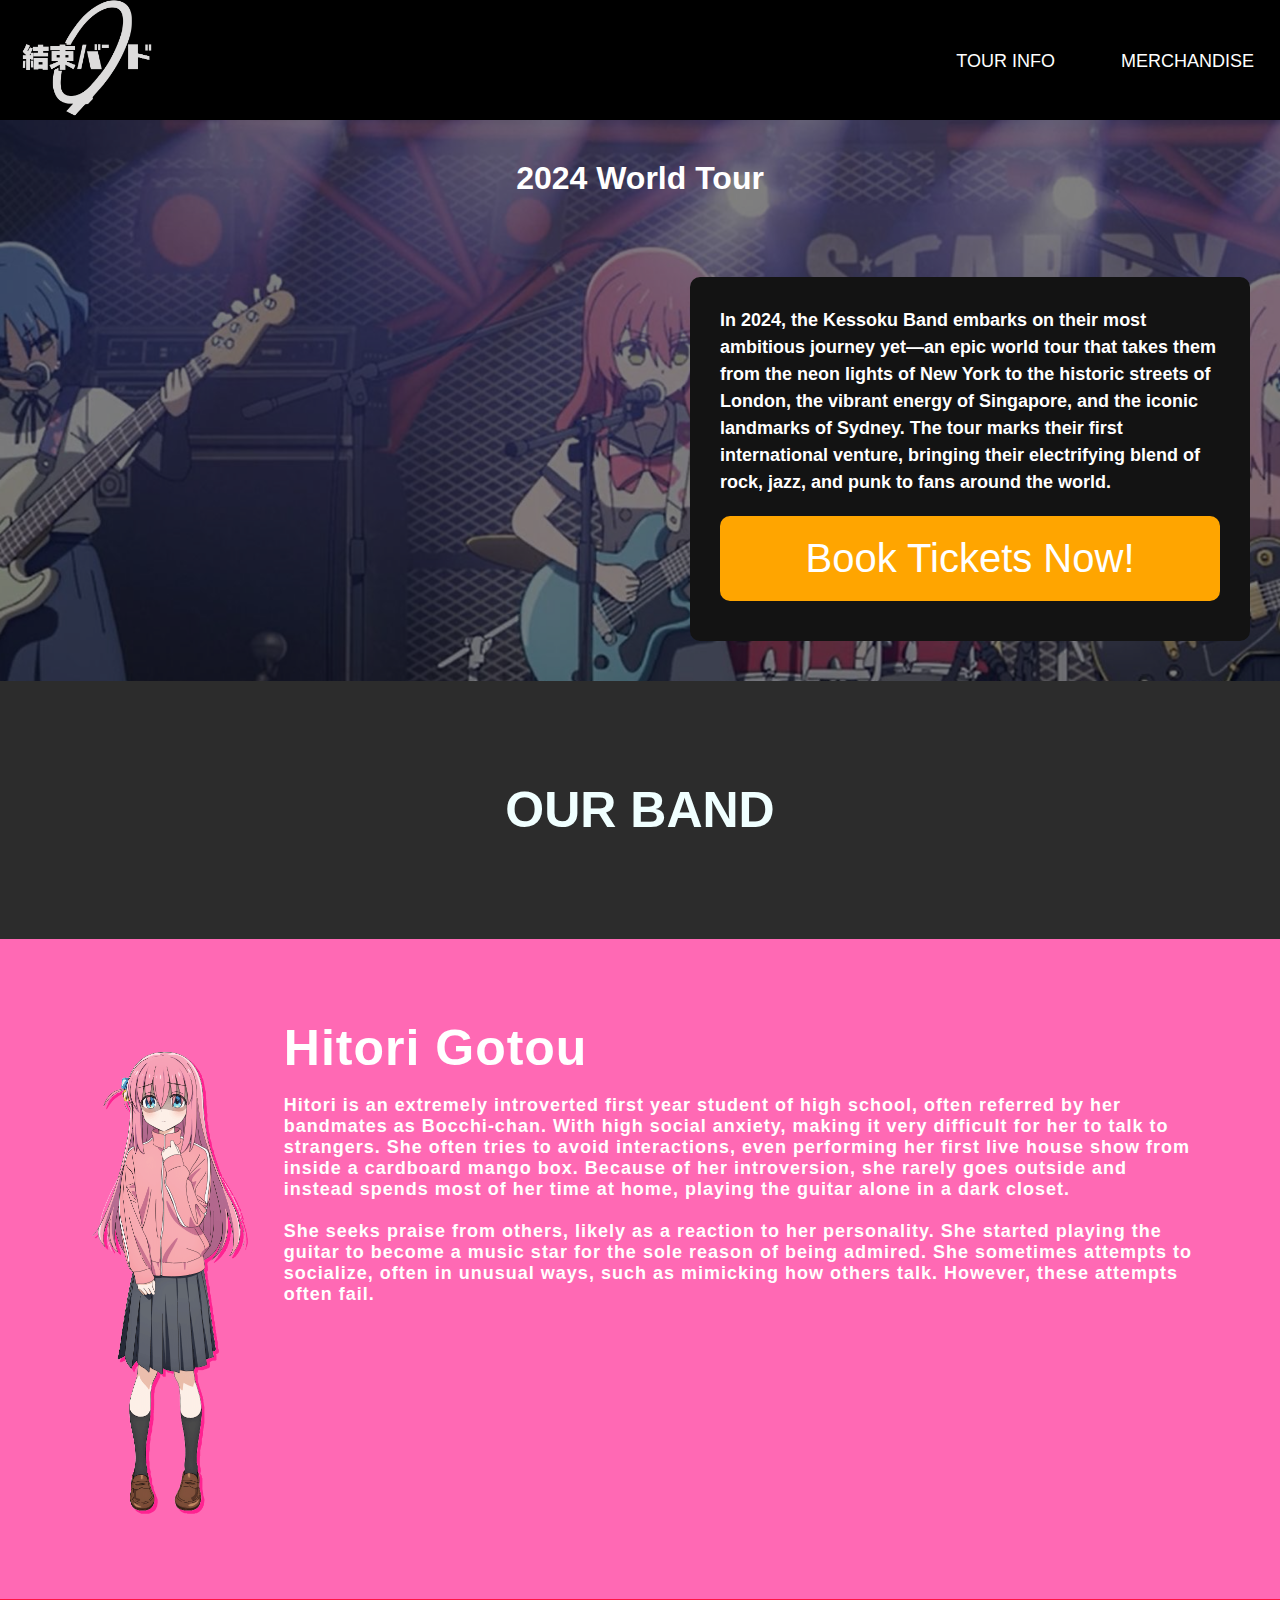
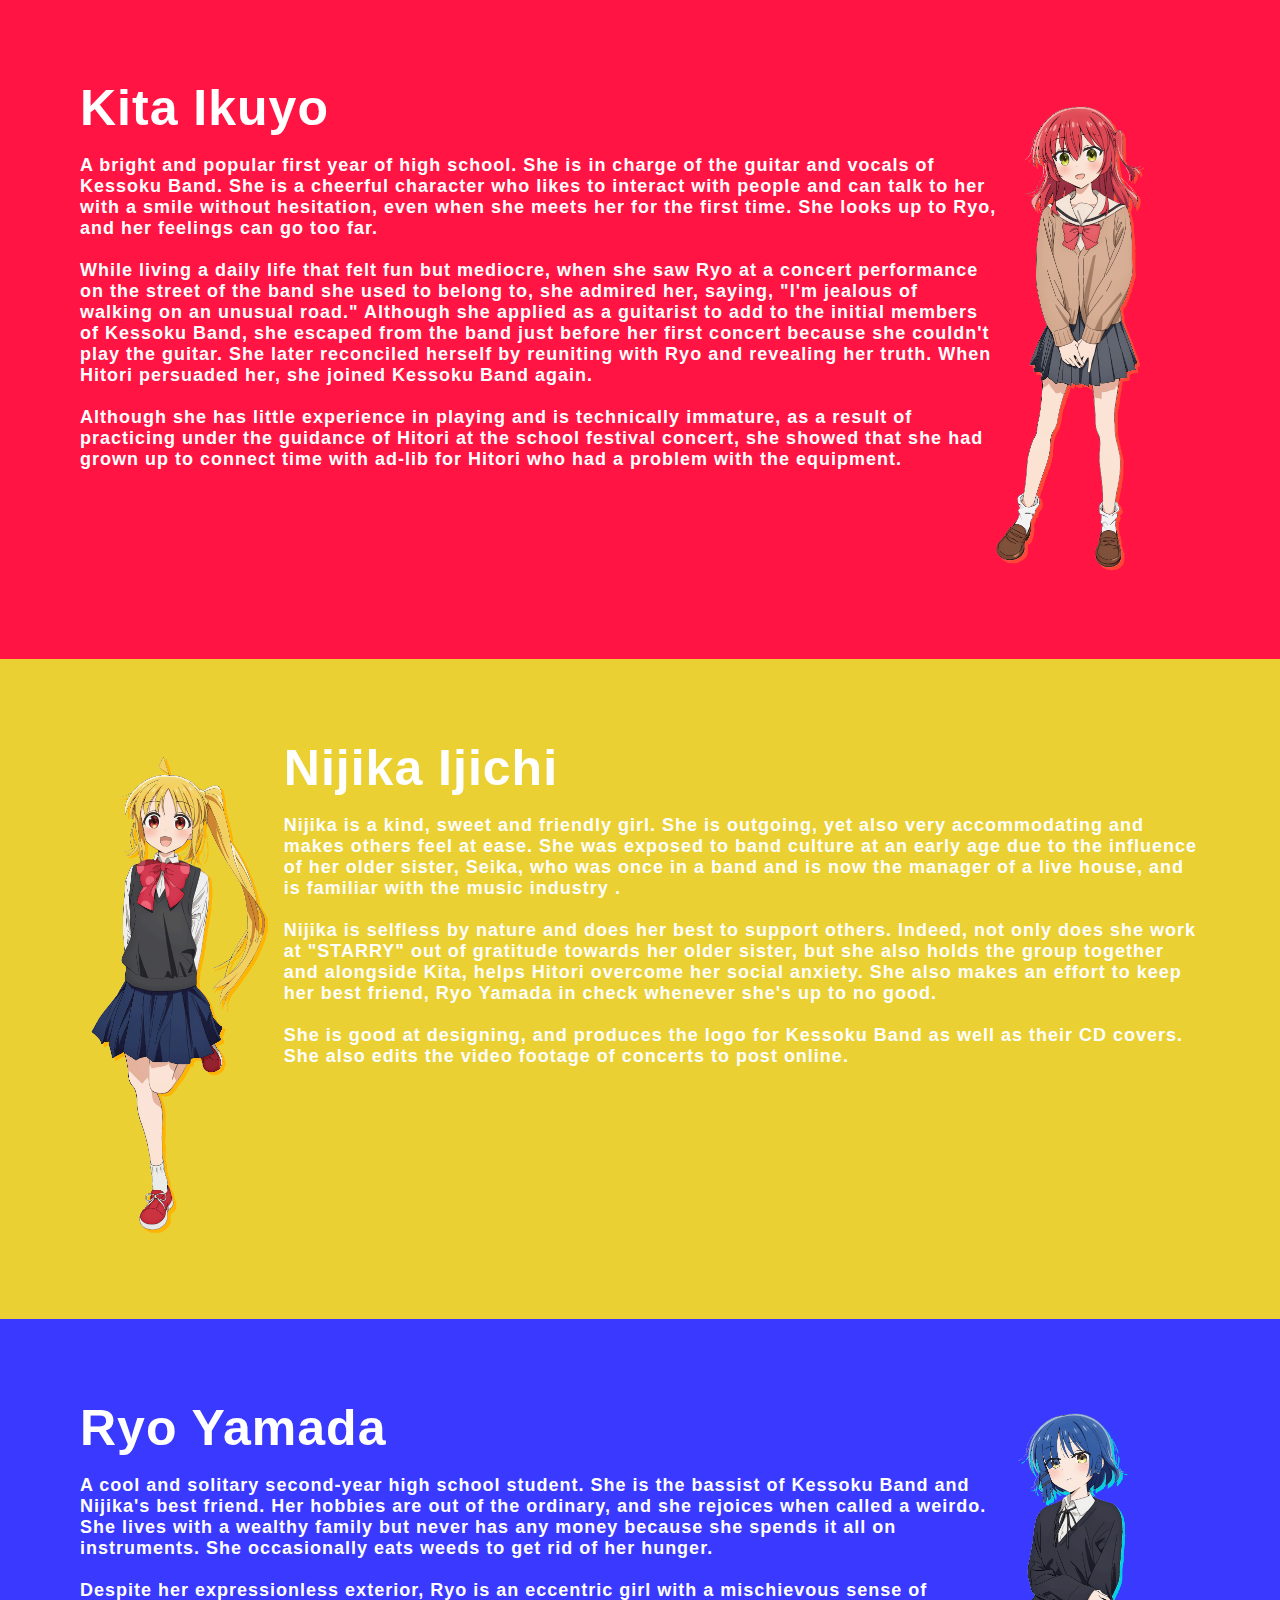
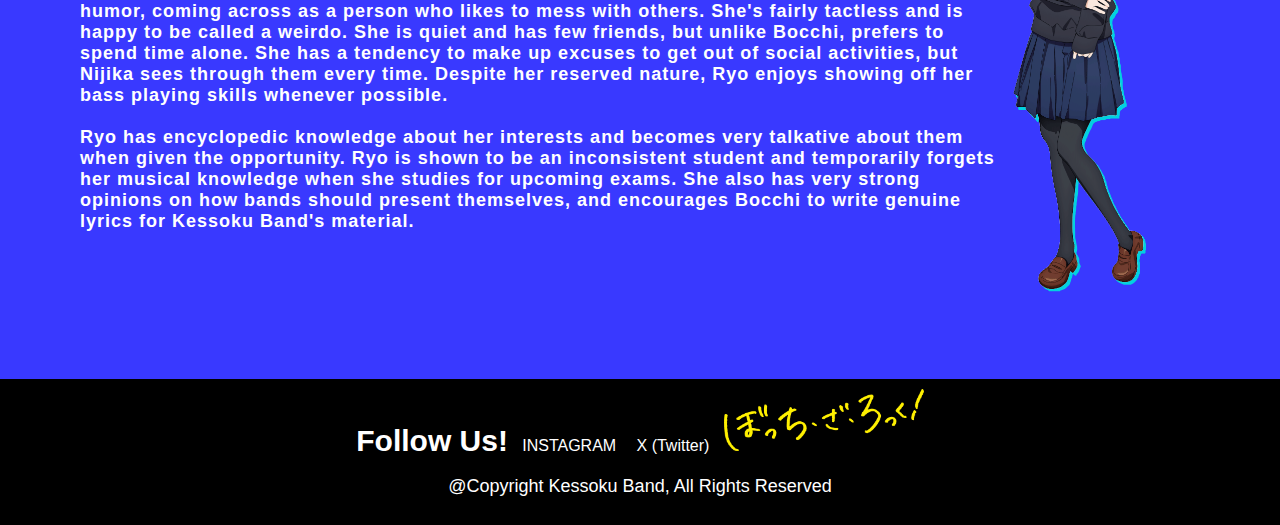
<file: index.html>
<!DOCTYPE html>
<html lang="en">
    <head>
        <title>Kessoku Band Official Website</title>
        <meta charset="UTF-8">
        <meta name="viewport" content="width=device-width, initial-scale=1.0">
        <link rel="stylesheet" href="index-style.css">
    </head>
    <body>
        <header>
            <div class="flex-container">
                <div class="box" id="Top-Bar">
                    <a href="index.html">
                        <img src="images/Kessoku_Band_Logo.png"
                             height="120">
                    </a>
                </div>
            </div>
        
            <div class="button-container">
                <a href="Tour.html">
                    <button class="invisible-button1">Tour Info</button>
                </a>
                <a href="Merchandise.html">
                    <button class="invisible-button2">Merchandise</button>
                </a>
            </div>
        </header>

       

        <section id="section1">
            <h1> 2024 World Tour</h1>
            <div class="intro-container">
                <iframe width="560" height="315" src="https://www.youtube.com/embed/5tc14WHUoMw?si=J7QfgycBj4SPotGZ" title="YouTube video player" frameborder="0" allow="accelerometer; autoplay; clipboard-write; encrypted-media; gyroscope; picture-in-picture; web-share" referrerpolicy="strict-origin-when-cross-origin" allowfullscreen></iframe>
                <h2>
                    <p>
                        In 2024, the Kessoku Band embarks on their most ambitious journey yet—an epic world tour that takes them from the neon lights of New York to the historic streets of London, the vibrant energy of Singapore, and the iconic landmarks of Sydney. The tour marks their first international venture, bringing their electrifying blend of rock, jazz, and punk to fans around the world.
                    </p>
                    <a href="Tour.html">
                        <button class="big-button">Book Tickets Now!</button>
                    </a>
                </h2>
            </div>
        </section>
        <section id="section2">
            <div class="about-container">
                <h3>Our Band</h3>
            </div>
            <div class="bocchi-container">
                <img src="images/Hitori_Gotoh_Character_Design_2.png">
                <strong style="font-size: 50px; letter-spacing: 1px; color: white; font-family: Impact, Haettenschweiler, 'Arial Narrow Bold', sans-serif;">Hitori Gotou
                    <p>
                        Hitori is an extremely introverted first year student of high school, often referred by her bandmates as Bocchi-chan. With high social anxiety, making it very difficult for her to talk to strangers. She often tries to avoid interactions, even performing her first live house show from inside a cardboard mango box. Because of her introversion, she rarely goes outside and instead spends most of her time at home, playing the guitar alone in a dark closet.
                        <br><br>
                        She seeks praise from others, likely as a reaction to her personality. She started playing the guitar to become a music star for the sole reason of being admired. She sometimes attempts to socialize, often in unusual ways, such as mimicking how others talk. However, these attempts often fail.
                    </p>
                </strong>
            </div>
            <div class="kita-container">
                <img src="images/Ikuyo_Kita_Character_Design_2.png">
                <strong style="font-size: 50px; letter-spacing: 1px; color: white; font-family: Impact, Haettenschweiler, 'Arial Narrow Bold', sans-serif;">Kita Ikuyo
                    <p>
                        A bright and popular first year of high school. She is in charge of the guitar and vocals of Kessoku Band. She is a cheerful character who likes to interact with people and can talk to her with a smile without hesitation, even when she meets her for the first time. She looks up to Ryo, and her feelings can go too far.
                    
                        <br><br>
                        While living a daily life that felt fun but mediocre, when she saw Ryo at a concert performance on the street of the band she used to belong to, she admired her, saying, "I'm jealous of walking on an unusual road." Although she applied as a guitarist to add to the initial members of Kessoku Band, she escaped from the band just before her first concert because she couldn't play the guitar. She later reconciled herself by reuniting with Ryo and revealing her truth. When Hitori persuaded her, she joined Kessoku Band again.
                        <br><br>
                        Although she has little experience in playing and is technically immature, as a result of practicing under the guidance of Hitori at the school festival concert, she showed that she had grown up to connect time with ad-lib for Hitori who had a problem with the equipment.
                        
                    </p>
                </strong>
            </div>
            <div class="nijika-container">
                <img src="images/Nijika_Ijichi_Character_Design_2.png">
                <strong style="font-size: 50px; letter-spacing: 1px; color: white; font-family: Impact, Haettenschweiler, 'Arial Narrow Bold', sans-serif;">Nijika Ijichi
                    <p>
                        Nijika is a kind, sweet and friendly girl. She is outgoing, yet also very accommodating and makes others feel at ease. She was exposed to band culture at an early age due to the influence of her older sister, Seika, who was once in a band and is now the manager of a live house, and is familiar with the music industry .
                        <br><br>
                        
                        Nijika is selfless by nature and does her best to support others. Indeed, not only does she work at "STARRY" out of gratitude towards her older sister, but she also holds the group together and alongside Kita, helps Hitori overcome her social anxiety. She also makes an effort to keep her best friend, Ryo Yamada in check whenever she's up to no good.
                        <br><br>
                        She is good at designing, and produces the logo for Kessoku Band as well as their CD covers. She also edits the video footage of concerts to post online.
                    </p>
                </strong>
            </div>
            <div class="ryo-container">
                <img src="images/Ryo_Yamada_Character_Design_2.png">
                <strong style="font-size: 50px;letter-spacing: 1px; color: white; font-family: Impact, Haettenschweiler, 'Arial Narrow Bold', sans-serif;">Ryo Yamada
                    <p>
                        A cool and solitary second-year high school student. She is the bassist of Kessoku Band and Nijika's best friend. Her hobbies are out of the ordinary, and she rejoices when called a weirdo. She lives with a wealthy family but never has any money because she spends it all on instruments. She occasionally eats weeds to get rid of her hunger.
                        <br><br>
                        Despite her expressionless exterior, Ryo is an eccentric girl with a mischievous sense of humor, coming across as a person who likes to mess with others. She's fairly tactless and is happy to be called a weirdo. She is quiet and has few friends, but unlike Bocchi, prefers to spend time alone. She has a tendency to make up excuses to get out of social activities, but Nijika sees through them every time. Despite her reserved nature, Ryo enjoys showing off her bass playing skills whenever possible.
                        <br><br>
                        Ryo has encyclopedic knowledge about her interests and becomes very talkative about them when given the opportunity. Ryo is shown to be an inconsistent student and temporarily forgets her musical knowledge when she studies for upcoming exams. She also has very strong opinions on how bands should present themselves, and encourages Bocchi to write genuine lyrics for Kessoku Band's material.
                    </p>
                </strong>
            </div>

        </section>
        <footer>
            <div class="footer-container">
                <b style="font-size: 30px; color: white; font-family: 'Segoe UI', Tahoma, Geneva, Verdana, sans-serif;">
                    Follow Us!
                    <a href="https://www.instagram.com/btr_anime/?hl=en">
                        <button class="instagram">INSTAGRAM</button>
                    </a>
                    <a href="https://x.com/btr_anime">
                        <button class="twitter">X (Twitter)</button>
                    </a>
                    <img src="images/Bocchi_the_Rock!_logo.png" 
                    style="width: 200px; height: auto;">
                </b>
                <p style="color: white;">@Copyright Kessoku Band, All Rights Reserved</p>
            </div>
            
            
        </footer>
    </body>
</html>
</file>
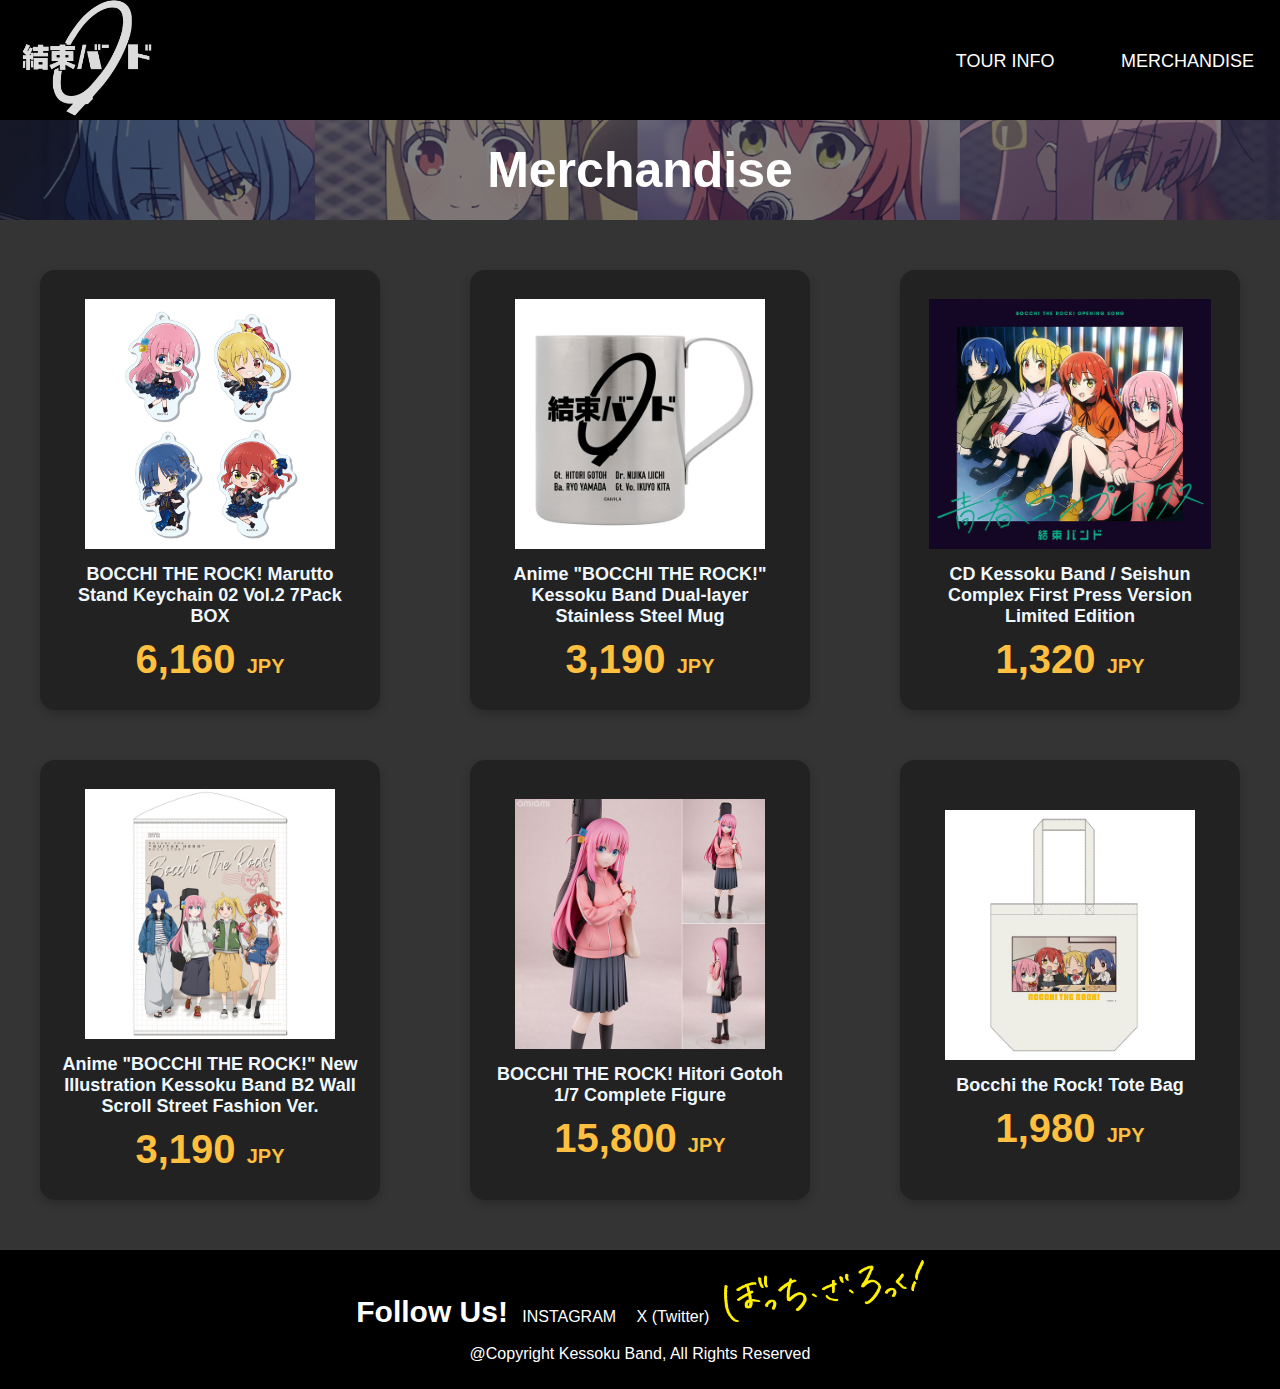
<file: Merchandise.html>
<!DOCTYPE html>
<html lang="en">
    <head>
        <title>Official Merchandise</title>
        <meta charset="UTF-8">
        <meta name="viewport" content="width=device-width, initial-scale=1.0">
        <link rel="stylesheet" href="Merchandise-style.css">
    </head>
    <body>
        <header>
            <div class="flex-container">
                <div class="box" id="Top-Bar">
                    <a href="index.html">
                        <img src="images/Kessoku_Band_Logo.png"
                             height="120" alt="Kessoku Band Logo">
                    </a>
                </div>
            </div>
        
            <div class="button-container">
                <a href="Tour.html">
                    <button class="invisible-button1">Tour Info</button>
                </a>
                <a href="Merchandise.html">
                    <button class="invisible-button2">Merchandise</button>
                </a>
            </div>
        </header>
        <section class="title">
            <h1>Merchandise</h1>
        </section>
        <section class="items">
            <!-- Product 1 -->
            <a href="product1.html" class="product-link">
                <div class="product-container1">
                    <img src="images/product1.jpg" alt="BOCCHI THE ROCK! Marutto Stand Keychain 02 Vol.2">
                    <b>BOCCHI THE ROCK! Marutto Stand Keychain 02 Vol.2 7Pack BOX</b>
                    <strong>6,160 <span style="font-size: 20px;">JPY</span></strong>
                </div>
            </a>
        
            <!-- Product 2 -->
            <a href="Merchandise.html" class="product-link">
                <div class="product-container1">
                    <img src="images/product2.jpg" alt="Keychain">
                    <b>Anime "BOCCHI THE ROCK!" Kessoku Band Dual-layer Stainless Steel Mug</b>
                    <strong>3,190 <span style="font-size: 20px;">JPY</strong>
                </div>
            </a>
        
            <!-- Product 3 -->
            <a href="Merchandise.html" class="product-link">
                <div class="product-container1">
                    <img src="images/product3.jpg" alt="Keychain">
                    <b>CD Kessoku Band / Seishun Complex First Press Version Limited Edition </b>
                    <strong>1,320 <span style="font-size: 20px;">JPY</strong>
                </div>
            </a>
        
            <!-- Product 4 -->
            <a href="Merchandise.html" class="product-link">
                <div class="product-container1">
                    <img src="images/product4.jpg" alt="Keychain">
                    <b>Anime "BOCCHI THE ROCK!" New Illustration Kessoku Band B2 Wall Scroll Street Fashion Ver.</b>
                    <strong>3,190 <span style="font-size: 20px;">JPY</strong>
                </div>
            </a>
        
            <!-- Product 5 -->
            <a href="Merchandise.html" class="product-link">
                <div class="product-container1">
                    <img src="images/product5.jpg" alt="Keychain">
                    <b>BOCCHI THE ROCK! Hitori Gotoh 1/7 Complete Figure</b>
                    <strong>15,800 <span style="font-size: 20px;">JPY</strong>
                </div>
            </a>
        
            <!-- Product 6 -->
            <a href="Merchandise.html" class="product-link">
                <div class="product-container1">
                    <img src="images/product6.jpg" alt="Keychain">
                    <b>Bocchi the Rock! Tote Bag</b>
                    <strong>1,980 <span style="font-size: 20px;">JPY</strong>
                </div>
            </a>
        </section>
        <footer>
            <div class="footer-container">
                <b style="font-size: 30px; color: white; font-family: 'Segoe UI', Tahoma, Geneva, Verdana, sans-serif;">
                    Follow Us!
                    <a href="https://www.instagram.com/btr_anime/?hl=en">
                        <button class="instagram">INSTAGRAM</button>
                    </a>
                    <a href="https://x.com/btr_anime">
                        <button class="twitter">X (Twitter)</button>
                    </a>
                    <img src="images/Bocchi_the_Rock!_logo.png" 
                    style="width: 200px; height: auto;">
                </b>
                <p style="color: white;">@Copyright Kessoku Band, All Rights Reserved</p>
            </div>
        </footer>
    </body>
</file>
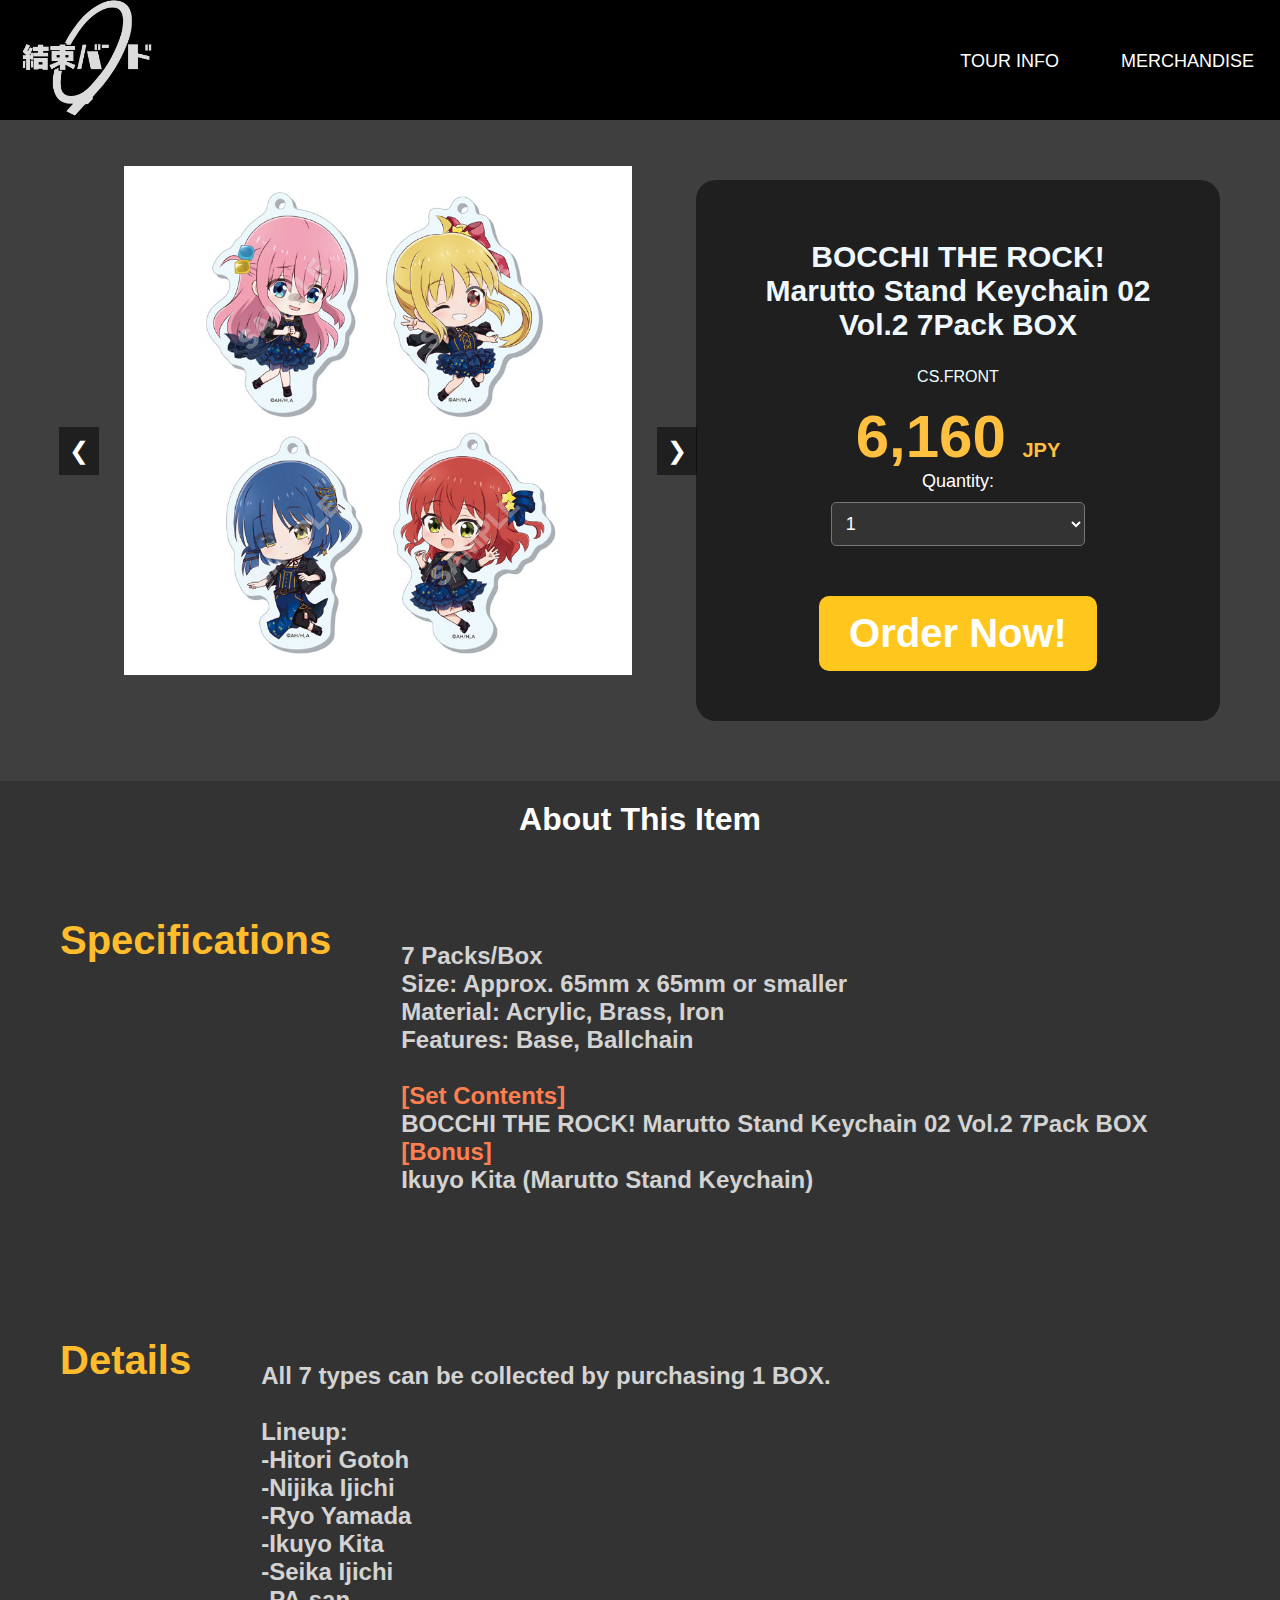
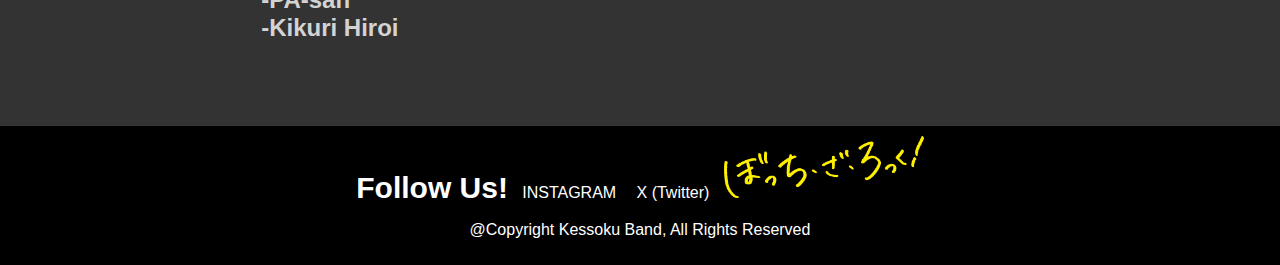
<file: product1.html>
<!DOCTYPE html>
<html lang="en">
    <head>
        <title>Official Merchandise</title>
        <meta charset="UTF-8">
        <meta name="viewport" content="width=device-width, initial-scale=1.0">
        <link rel="stylesheet" href="product1-style.css">
    </head>
    <body>
        <script src="product1.js"></script>
        <header>
            <div class="flex-container">
                <div class="box" id="Top-Bar">
                    <a href="index.html">
                        <img src="images/Kessoku_Band_Logo.png"
                             height="120" alt="Kessoku Band Logo">
                    </a>
                </div>
            </div>
        
            <div class="button-container">
                <a href="Tour.html">
                    <button class="invisible-button1">Tour Info</button>
                </a>
                <a href="Merchandise.html">
                    <button class="invisible-button2">Merchandise</button>
                </a>
            </div>
        </header>
        <section>
            
            <div class="product-container">
                <!-- Left Button -->
                <button class="button left" onclick="changeImage('left')">&#10094;</button> 
                <!-- Product Image -->
                <img id="product-image" src="images/product1.jpg" alt="Product Image">
                <!-- Right Button -->
                <button class="button right" onclick="changeImage('right')">&#10095;</button>
            </div>
            <div class="details-container">   
                <b>BOCCHI THE ROCK! Marutto Stand Keychain 02 Vol.2 7Pack BOX</b>
                <p style="color: azure; font-family: Arial, Helvetica, sans-serif;">CS.FRONT</p>
                <strong>6,160 <span style="font-size: 20px;">JPY</span></strong>
                <!-- Quantity Dropdown -->
                <label for="quantity" class="dropdown-label">Quantity:</label>
                <select id="quantity" class="quantity-dropdown">
                    <option value="1">1</option>
                    <option value="2">2</option>
                    <option value="3">3</option>
                    <option value="4">4</option>
                    <option value="5">5</option>
                </select>
                <a>
                    <button class="buynow">Order Now!</button>
                </a>
            </div>
        </section>

        <h1>About This Item</h1>
        <section class="specifications">
            <h2>Specifications</h2>
            
            
            <h3>7 Packs/Box<br>
                Size: Approx. 65mm x 65mm or smaller<br>
                Material: Acrylic, Brass, Iron<br>
                Features: Base, Ballchain<br><br>
                
                <span class="highlight">[Set Contents]</span><br>
                BOCCHI THE ROCK! Marutto Stand Keychain 02 Vol.2 7Pack BOX<br>
                <span class="highlight">[Bonus]</span><br>
                Ikuyo Kita (Marutto Stand Keychain)
            </h3>
        </section>
        
        <section class="details">
            <h2>Details</h2>
            
            
            <h3>All 7 types can be collected by purchasing 1 BOX.<br><br>
        
                Lineup:<br>
                -Hitori Gotoh<br>
                -Nijika Ijichi<br>
                -Ryo Yamada<br>
                -Ikuyo Kita<br>
                -Seika Ijichi<br>
                -PA-san<br>
                -Kikuri Hiroi
            </h3>
        </section>

        <footer>
            <div class="footer-container">
                <b style="font-size: 30px; color: white; font-family: 'Segoe UI', Tahoma, Geneva, Verdana, sans-serif;">
                    Follow Us!
                    <a href="https://www.instagram.com/btr_anime/?hl=en">
                        <button class="instagram">INSTAGRAM</button>
                    </a>
                    <a href="https://x.com/btr_anime">
                        <button class="twitter">X (Twitter)</button>
                    </a>
                    <img src="images/Bocchi_the_Rock!_logo.png" 
                    style="width: 200px; height: auto;">
                </b>
                <p style="color: white;">@Copyright Kessoku Band, All Rights Reserved</p>
            </div>
        </footer>
    </body>
</file>
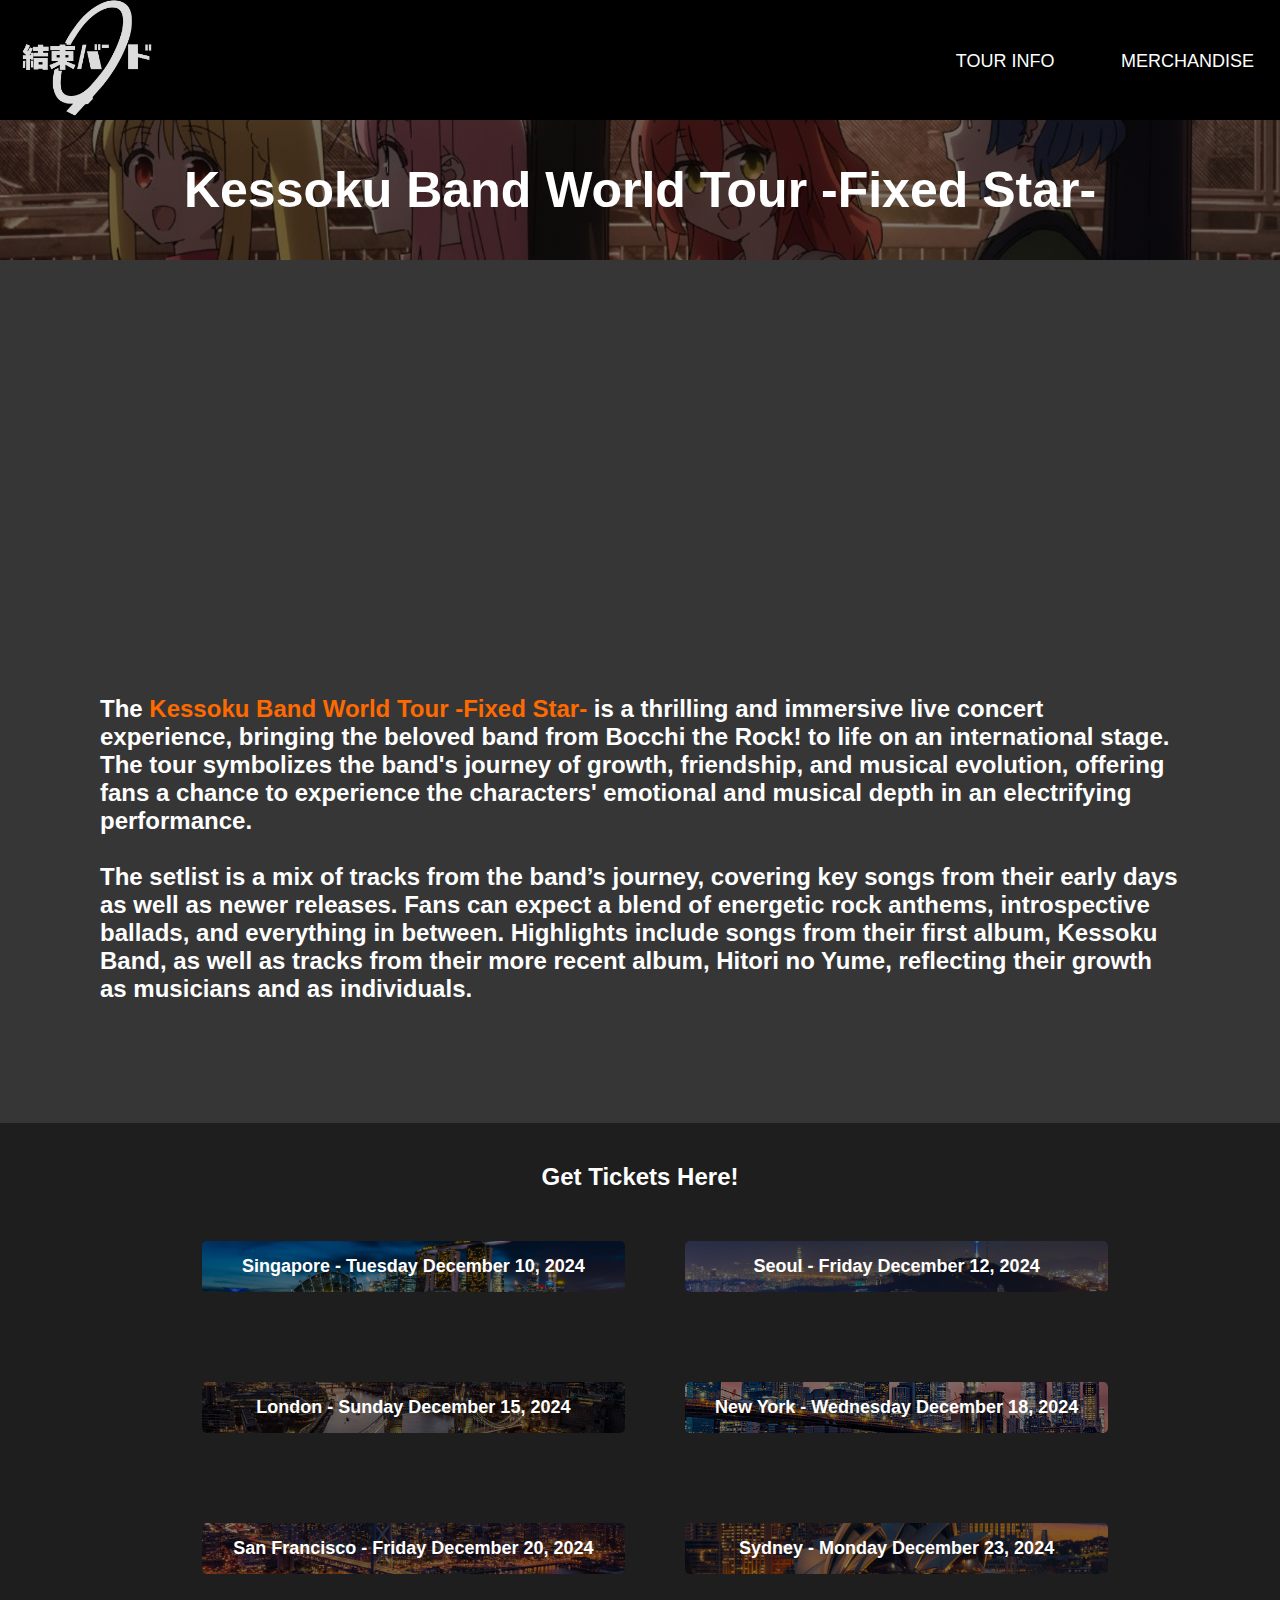
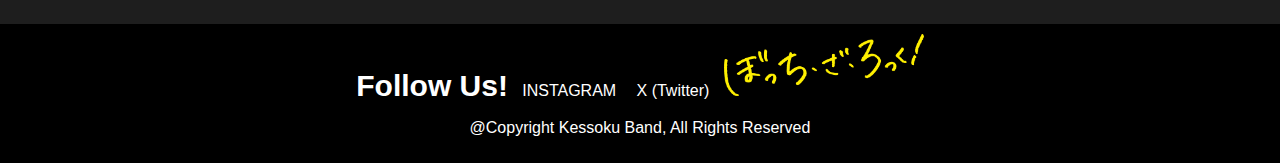
<file: Tour.html>
<!DOCTYPE html>
<html lang="en">
    <head>
        <title>World Tour 2024</title>
        <meta charset="UTF-8">
        <meta name="viewport" content="width=device-width, initial-scale=1.0">
        <link rel="stylesheet" href="Tour-style.css">
    </head>
    <body>
        <header>
            <div class="flex-container">
                <div class="box" id="Top-Bar">
                    <a href="index.html">
                        <img src="images/Kessoku_Band_Logo.png"
                             height="120" alt="Kessoku Band Logo">
                    </a>
                </div>
            </div>
        
            <div class="button-container">
                <a href="Tour.html">
                    <button class="invisible-button1">Tour Info</button>
                </a>
                <a href="Merchandise.html">
                    <button class="invisible-button2">Merchandise</button>
                </a>
            </div>
        </header>

        <section class="title">
            <h1>Kessoku Band World Tour -Fixed Star-</h1>
        </section>

        <section class="video">
            <iframe width="560" height="315" src="https://www.youtube.com/embed/XpERLoiv8HQ?si=G0uNbgMvMFtV4p6u" title="YouTube video player" frameborder="0" allow="accelerometer; autoplay; clipboard-write; encrypted-media; gyroscope; picture-in-picture; web-share" referrerpolicy="strict-origin-when-cross-origin" allowfullscreen></iframe>
            <h2>The <span style="color: rgb(255, 106, 0);">Kessoku Band World Tour -Fixed Star-</span> is a thrilling and immersive live concert experience, bringing the beloved band from Bocchi the Rock! to life on an international stage. The tour symbolizes the band's journey of growth, friendship, and musical evolution, offering fans a chance to experience the characters' emotional and musical depth in an electrifying performance.
            <br><br>The setlist is a mix of tracks from the band’s journey, covering key songs from their early days as well as newer releases. Fans can expect a blend of energetic rock anthems, introspective ballads, and everything in between. Highlights include songs from their first album, Kessoku Band, as well as tracks from their more recent album, Hitori no Yume, reflecting their growth as musicians and as individuals. </h2>
        </section>

        <section class="dates">
            <h2>Get Tickets Here!</h2>
            <div class="concert-buttons">
                <a href="TourTickets.html" class="concert-button" id="singapore">Singapore - Tuesday December 10, 2024</a>
                <a href="Tour.html" class="concert-button" id="seoul">Seoul - Friday December 12, 2024</a>
                <a href="Tour.html" class="concert-button" id="london">London - Sunday December 15, 2024</a>
                <a href="Tour.html" class="concert-button" id="newyork">New York - Wednesday December 18, 2024</a>
                <a href="Tour.html" class="concert-button" id="sanfrancisco">San Francisco - Friday December 20, 2024</a>
                <a href="Tour.html" class="concert-button" id="sydney">Sydney -  Monday December 23, 2024</a>
            </div>
        </section>

        <footer>
            <div class="footer-container">
                <b style="font-size: 30px; color: white; font-family: 'Segoe UI', Tahoma, Geneva, Verdana, sans-serif;">
                    Follow Us!
                    <a href="https://www.instagram.com/btr_anime/?hl=en">
                        <button class="instagram">INSTAGRAM</button>
                    </a>
                    <a href="https://x.com/btr_anime">
                        <button class="twitter">X (Twitter)</button>
                    </a>
                    <img src="images/Bocchi_the_Rock!_logo.png" 
                    style="width: 200px; height: auto;">
                </b>
                <p style="color: white;">@Copyright Kessoku Band, All Rights Reserved</p>
            </div>
        </footer>
    </body>
</file>
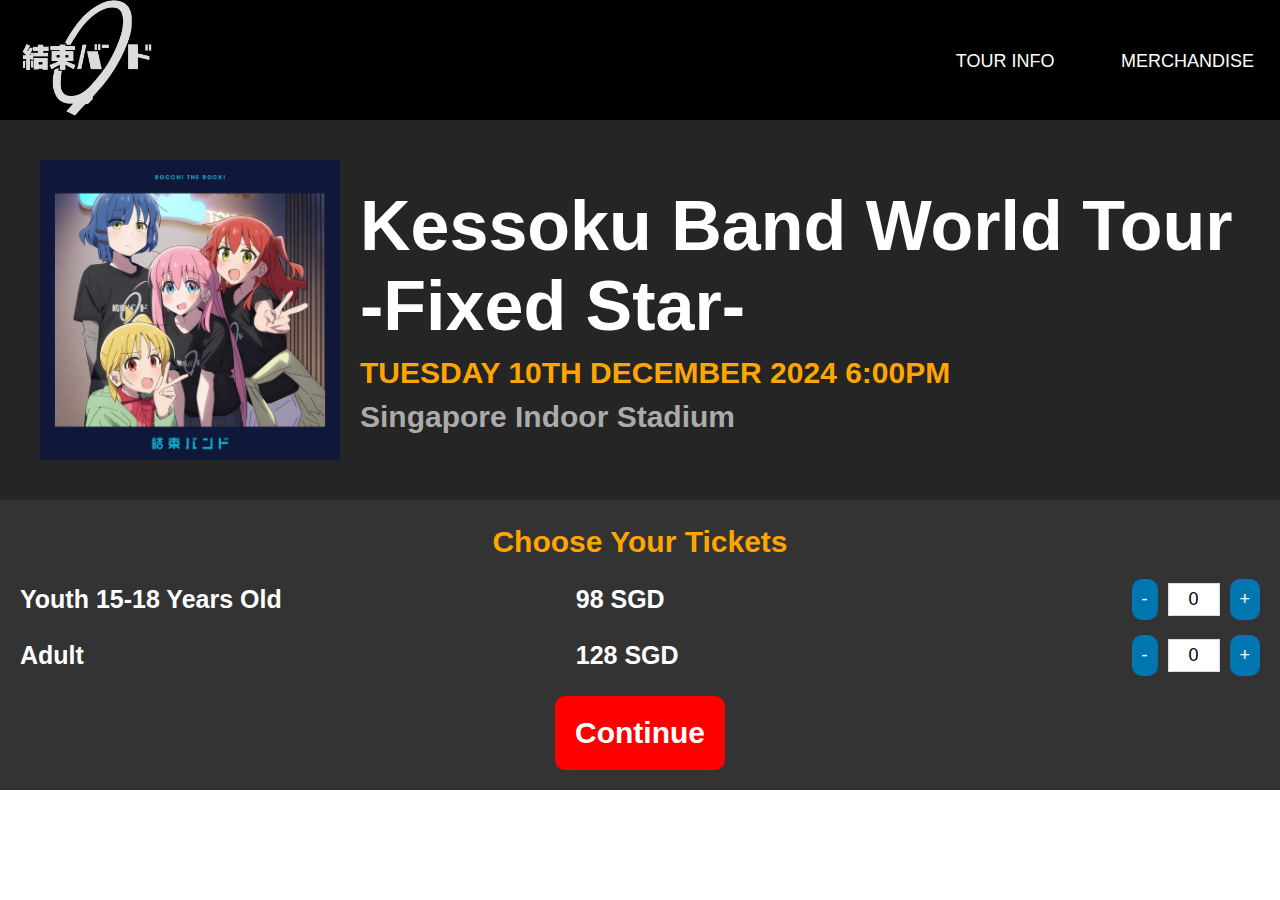
<file: TourTickets.html>
<!DOCTYPE html>
<html lang="en">
    <head>
        <title>World Tour 2024</title>
        <meta charset="UTF-8">
        <meta name="viewport" content="width=device-width, initial-scale=1.0">
        <link rel="stylesheet" href="TourTickets-style.css">
    </head>
    <body>
        <script src="TourTickets.js"></script>
        <header>
            <div class="flex-container">
                <div class="box" id="Top-Bar">
                    <a href="index.html">
                        <img src="images/Kessoku_Band_Logo.png"
                             height="120" alt="Kessoku Band Logo">
                    </a>
                </div>
            </div>
        
            <div class="button-container">
                <a href="Tour.html">
                    <button class="invisible-button1">Tour Info</button>
                </a>
                <a href="Merchandise.html">
                    <button class="invisible-button2">Merchandise</button>
                </a>
            </div>
        </header>

        <section class="details">
            <img src="images/album.png">
            <div>
                <h1>Kessoku Band World Tour -Fixed Star-</h1>
                <h2>TUESDAY 10TH DECEMBER 2024 6:00PM</h2>
                <h3>Singapore Indoor Stadium</h3>
            </div>
        </section>

        <section class="ticket-section">
            <h2 class="ticket-title">Choose Your Tickets</h2>
            
            <!-- Youth Ticket -->
            <div class="ticket-type">
                <div class="ticket-name">
                    <span>Youth 15-18 Years Old</span>
                </div>
                <div class="ticket-price">
                    <span>98 SGD</span>
                </div>
                <div class="counter">
                    <button onclick="updateQuantity('youth', -1)">-</button>
                    <input id="youthQuantity" type="number" value="0" min="0" />
                    <button onclick="updateQuantity('youth', 1)">+</button>
                </div>
            </div>
        
            <!-- Adult Ticket -->
            <div class="ticket-type">
                <div class="ticket-name">
                    <span>Adult</span>
                </div>
                <div class="ticket-price">
                    <span>128 SGD</span>
                </div>
                <div class="counter">
                    <button onclick="updateQuantity('adult', -1)">-</button>
                    <input id="adultQuantity" type="number" value="0" min="0" />
                    <button onclick="updateQuantity('adult', 1)">+</button>
                </div>
            </div>

            <div class="continue">
                <button id="continueBtn">Continue</button>
            </div>
        </section>
    </body>
</file>
<file: index-style.css>
@media only screen and (max-width: 600px) {
    body {
        font-size: 14px;  /* Adjust font size for smaller screens */
    }

    header {
        padding: 10px;
    }
    
    .container {
        width: 100%;  /* Full-width layout for small screens */
        padding: 0 10px;  /* Optional padding for mobile */
    }

    h1 {
        font-size: 1.5rem;  /* Adjust font size for mobile */
        padding: 20px;
    }

    .big-button {
        width: 90%;  /* Make the button take up most of the width */
        font-size: 30px;  /* Smaller font size for mobile */
        padding: 15px;  /* Reduce padding */
    }

    .intro-container {
        flex-direction: column;  /* Stack elements vertically on small screens */
        gap: 20px;  /* Add space between items */
        padding: 10px;  /* Optional padding */
    }

    .about-container {
        flex-direction: column;  /* Stack elements vertically */
        padding: 30px 10px;  /* Add padding on mobile */
    }

    .flex-container {
        flex-direction: column;  /* Stack content vertically on small screens */
        align-items: center;  /* Center content */
        height: auto;  /* Allow the container to adjust height */
    }

    .flex-container img {
        width: 100%;  /* Make images responsive */
        height: auto;
    }

    .button-container {
        position: static;  /* Reset absolute positioning on mobile */
        width: 100%;  /* Full-width buttons */
        text-align: center;
    }

    /* Adjust h2 width and padding for mobile */
    h2 {
        width: 100%;
        padding: 20px;
        font-size: 1.3rem;
        margin: 10px 0;
    }

    .bocchi-container img, 
    .kita-container img, 
    .nijika-container img, 
    .ryo-container img {
        height: auto;  /* Ensure images scale properly on small screens */
        max-width: 100%;  /* Make sure images don’t overflow */
    }

    .footer-container {
        padding: 20px;
    }

    /* Additional tweaks for text in h2 */
    h2 p {
        font-size: 1rem;
    }
}


body {
    background-image: url("images/index-background.jpg");
    background-size: cover; /* Ensure it covers the entire screen */
    background-position: center; /* Centers the background image */
    background-attachment: fixed; /* Keeps the background fixed while scrolling */
    margin: 0; /* Removes default margin */
    padding: 0; /* Removes default padding */
    position: relative; /* Ensure that pseudo-element can be positioned absolutely */
}



.flex-container {
    display: flex;
    justify-content: space-between; /* Spreads content evenly */
    align-items: center; /* Centers items vertically */
    height: 120px;
    background-color: black;
    padding: 0 20px; /* Adds padding on the sides for spacing */
}

#Top-Bar img {
    height: 120px; /* Ensures the image has a consistent height */
    object-fit: contain; /* Prevents image distortion */
}

button {
    background: none; /* Removes button background */
    border: none; /* Removes border */
    color: white; /* Sets text color */
    font-size: 16px; /* Adjusts font size */
    cursor: pointer; /* Indicates it's clickable */
    transition: 0.3s ease; /* Smooth hover effect */
}
.button-container {
    position: absolute; /* Position this container absolutely within the body */
    top: 50px;  /* Adjust the top position */
    right: 20px;  /* Adjust the right position */
    justify-content: flex-end;  /* Aligns buttons to the right side */
    text-decoration: none;
}
button:hover {
    opacity: 0.7; /* Changes opacity when hovering */
}

button:focus {
    outline: none; /* Remove outline on focus */
}

.invisible-button1, .invisible-button2 {
    font-size: 18px; /* Increases button font size */
    text-transform: uppercase; /* Makes the text uppercase */
    margin-left: 50px;  /* Adds space between buttons */
}

.intro-container{
    justify-content: center;

}

a {
    text-decoration: none;
}
 h1 {
    color: white;
    display: flex;
    justify-content: center;
    align-items: center;
    margin: 0;
    font-size: 2rem;
    font-family: 'Franklin Gothic Medium', 'Arial Narrow', Arial, sans-serif;
    padding: 40px;
}
 h2 {
    background-color: rgb(19, 19, 19);
    padding: 30px;
    color: rgb(255, 255, 255);
    font-family: Arial, Helvetica, sans-serif;
    border-radius: 10px;
    display: flex;
    flex-direction: column;  /* Stack h2 content vertically */
    justify-content: center;  /* Centers content inside the h2 */
    gap: 10px;  /* Adds space between the p and the h2 title */
    width: 500px;  /* Set fixed width */
    overflow: auto;

}
#section1{
    background-color: rgba(0, 0, 0, 0.5);
    background-blend-mode: darken;
    
}
.intro-container {
    display: flex;
    justify-content: center;  /* Centers content horizontally */
    align-items: center;      /* Centers content vertically */
    gap: 100px;                /* Adds space between iframe and h1 */
    max-width: 100%;          /* Prevents overflow */
    padding: 20px;            /* Optional padding */
}

p{
    font-size: large;
    font-family: 'Gill Sans', 'Gill Sans MT', Calibri, 'Trebuchet MS', sans-serif;
}

h2 p {
    margin: 0;  /* Removes default margin for p */
    line-height: 1.5;  /* Adjust line height for spacing between text lines */
}
.big-button{
    background-color: orange;
    font-family: Impact, Haettenschweiler, 'Arial Narrow Bold', sans-serif ;

    font-size: 40px;
    padding: 20px;
    width: 500px;
    border-radius: 10px;

    display: block;   /* Makes the button a block-level element */
    margin: 10px auto;   
    text-align: center;

}
.about-container{
    text-transform: uppercase;
    font-family: 'Trebuchet MS', 'Lucida Sans Unicode', 'Lucida Grande', 'Lucida Sans', Arial, sans-serif;
    display: flex;
    background-color: rgb(44, 44, 44);
    justify-content: center;
    padding: 50px;

}
h3{
    font-size: 50px;
    color: azure;
}

.bocchi-container{
    background-color: rgb(255, 105, 180);
    display: flex;
    padding: 80px;
}
.bocchi-container img{
    height: 500px;
}
.kita-container{
    background-color: rgb(255, 20, 67);
    display: flex;
    flex-direction: row-reverse;
    padding: 80px;
}
.kita-container img{
    height: 500px;
}
.nijika-container{
    background-color: rgb(235, 208, 52);
    display: flex;
    padding: 80px;
}
.nijika-container img{
    height: 500px;
}
    
.ryo-container{
    background-color: rgb(57, 57, 255);
    display: flex;
    flex-direction: row-reverse;
    padding: 80px;
}
.ryo-container img{
    height: 500px;
}
.footer-container{
    background-color: black;
    display: flex;
    justify-content: center;
    flex-direction: column;  /* Stack the items vertically */
    align-items: center;     /* Center the items horizontally */
    padding: 10px;
}

.footer-container p{
    font-family: Arial, Helvetica, sans-serif;
}
</file>
<file: Merchandise-style.css>
body {
    margin: 0; /* Removes default margin */
    padding: 0; /* Removes default padding */
    position: relative; /* Ensure that pseudo-element can be positioned absolutely */
    font-family: Arial, sans-serif; /* Set a global font for consistency */
}

.flex-container {
    display: flex;
    justify-content: space-between; /* Spreads content evenly */
    align-items: center; /* Centers items vertically */
    height: 120px;
    background-color: black;
    padding: 0 20px; /* Adds padding on the sides for spacing */
}

#Top-Bar img {
    height: 120px; /* Ensures the image has a consistent height */
    object-fit: contain; /* Prevents image distortion */
}

button {
    background: none; /* Removes button background */
    border: none; /* Removes border */
    color: white; /* Sets text color */
    font-size: 16px; /* Adjusts font size */
    cursor: pointer; /* Indicates it's clickable */
    transition: 0.3s ease; /* Smooth hover effect */
    outline: none;
}

.button-container {
    position: absolute; /* Position this container absolutely within the body */
    top: 50px;  /* Adjust the top position */
    right: 20px;  /* Adjust the right position */
    justify-content: flex-end;  /* Aligns buttons to the right side */
    text-decoration: none;
}

button:hover {
    opacity: 0.7; /* Changes opacity when hovering */
}

a {
    text-decoration: none;
}

.invisible-button1, .invisible-button2 {
    font-size: 18px; /* Increases button font size */
    text-transform: uppercase; /* Makes the text uppercase */
    margin-left: 50px;  /* Adds space between buttons */
}

h1 {
    font-size: 50px;
    font-family: 'Franklin Gothic Medium', 'Arial Narrow', Arial, sans-serif;
    color: white;
}

.title {
    background-image: 
        linear-gradient(rgba(0, 0, 0, 0.5), rgba(0, 0, 0, 0.5)),  /* Dark overlay */
        url("images/merchandise.jpg");  /* Your background image */
    background-size: cover;
    background-position: 50% 20%;
    display: flex;
    align-items: center;
    justify-content: center;
    height: 100px;
    color: white; /* Ensure text is visible over the darkened background */
}

.items {
    background-color: rgb(52, 52, 52);
    padding: 50px 20px;
    display: grid;
    grid-template-columns: repeat(3, 1fr);  /* 3 columns */
    grid-gap: 50px;  /* Space between items */
    justify-items: center;  /* Center items */
    align-items: center;
}

.product-container1 {
    background-color: rgb(34, 34, 34);
    display: flex;
    flex-direction: column;
    align-items: center;
    justify-content: center;
    padding: 20px;
    height: 400px;
    width: 300px;
    border-radius: 15px;
    box-shadow: 0px 4px 10px rgba(0, 0, 0, 0.2);
    transition: transform 0.3s ease;
}

.product-container1:hover {
    transform: scale(1.05); /* Slight scale effect on hover */
}

.product-container1 img {
    width: 100%;
    height: 250px;
    object-fit: contain;
    margin-bottom: 15px;
}

.product-container1 b {
    color: aliceblue;
    font-size: 18px;
    text-align: center;
    margin-bottom: 10px;
    font-family: 'Gill Sans', 'Gill Sans MT', Calibri, 'Trebuchet MS', sans-serif;
}

.product-container1 strong {
    color: rgb(255, 191, 63);
    font-size: 40px;
    font-family: 'Franklin Gothic Medium', 'Arial Narrow', Arial, sans-serif;
}

.footer-container {
    background-color: black;
    display: flex;
    justify-content: center;
    flex-direction: column;  /* Stack the items vertically */
    align-items: center;     /* Center the items horizontally */
    padding: 10px;
}

/* Mobile Styles - for screens up to 600px */
@media only screen and (max-width: 600px) {
    body {
        font-size: 14px;  /* Adjust font size for smaller screens */
    }

    header {
        padding: 10px;
    }
    
    .container {
        width: 100%;  /* Full-width layout for small screens */
    }

    h1 {
        font-size: 30px; /* Adjust font size for smaller screens */
    }

    /* Adjust the grid layout for smaller screens */
    .items {
        grid-template-columns: repeat(3, 1fr);  /* 3 columns */
        grid-template-rows: repeat(2, 1fr);  /* 2 rows */
        grid-gap: 20px;  /* Reduce gap between items */
    }

    .product-container1 {
        width: 100%;  /* Make product container take full width */
        max-width: 350px;  /* Limit max width to avoid stretching too much */
        height: auto;  /* Let the height adjust */
        padding: 10px;
    }

    .product-container1 img {
        width: 100%;  /* Make image responsive */
        height: auto; /* Let height adjust based on image aspect ratio */
    }

    .product-container1 b {
        font-size: 16px; /* Reduce font size for mobile */
    }

    .product-container1 strong {
        font-size: 30px; /* Reduce price font size */
    }

    .button-container {
        position: static; /* Make button container static */
        margin-top: 20px; /* Add space between buttons and content */
        text-align: center; /* Center the buttons */
    }

    .invisible-button1, .invisible-button2 {
        margin-left: 0;  /* Remove left margin */
        margin-right: 0;  /* Remove right margin */
        margin-bottom: 10px;  /* Add space between buttons */
    }
}
</file>
<file: product1-style.css>
@media only screen and (max-width: 600px) {
    body {
        font-size: 14px;  /* Adjust font size for smaller screens */
    }

    header {
        padding: 10px;
    }
    
    .container {
        width: 100%;  /* Full-width layout for small screens */
    }

    /* Adjust buttons and other elements for mobile */
    button {
        font-size: 18px; /* Increase font size on small screens */
        padding: 15px 25px; /* Increase padding for easier tapping */
    }

    .quantity-dropdown {
        width: 100%; /* Make dropdown take full width of container */
        padding: 15px; /* Increase padding for better touch interaction */
    }

    .buynow {
        font-size: 30px; /* Make Buy Now button bigger for mobile */
        padding: 15px 25px; /* Add padding for easier clicking/tapping */
    }

    section {
        flex-direction: column; /* Stack content vertically on small screens */
        padding: 30px;  /* Adjust padding */
    }

    .product-container img {
        width: 70%; /* Adjust the image width for smaller screens */
    }

    .details-container {
        width: 100%;  /* Make details container take full width */
        padding: 30px; /* Adjust padding */
    }
    h2 {
        font-size: 2rem;  /* Adjust font size for h2 on mobile */
    }

    h3 {
        font-size: 1.3rem;  /* Adjust font size for h3 on mobile */
    }

    section h3 {
        font-size: 1.2rem;  /* Adjust font size for mobile */
    }

    ul {
        font-size: 1rem;  /* Adjust list font size on mobile */
    }

    .footer-container img {
        width: 150px; /* Reduce the image size in footer on smaller screens */
    }
}


body {
    margin: 0; /* Removes default margin */
    padding: 0; /* Removes default padding */
    position: relative; /* Ensure that pseudo-element can be positioned absolutely */
    font-family: Arial, sans-serif; /* Set a global font for consistency */
}

.flex-container {
    display: flex;
    justify-content: space-between; /* Spreads content evenly */
    align-items: center; /* Centers items vertically */
    height: 120px;
    background-color: black;
    padding: 0 20px; /* Adds padding on the sides for spacing */
}

#Top-Bar img {
    height: 120px; /* Ensures the image has a consistent height */
    object-fit: contain; /* Prevents image distortion */
}

button {
    background: none; /* Removes button background */
    border: none; /* Removes border */
    color: white; /* Sets text color */
    font-size: 16px; /* Adjusts font size */
    cursor: pointer; /* Indicates it's clickable */
    transition: 0.3s ease; /* Smooth hover effect */
    outline: none;
}

.button-container {
    position: absolute; /* Position this container absolutely within the body */
    top: 50px;  /* Adjust the top position */
    right: 20px;  /* Adjust the right position */
    display: flex; /* Align buttons horizontally */
    justify-content: flex-end;  /* Aligns buttons to the right side */
}

button:hover {
    opacity: 0.7; /* Changes opacity when hovering */
}

a {
    text-decoration: none;
}

.invisible-button1, .invisible-button2 {
    font-size: 18px; /* Increases button font size */
    text-transform: uppercase; /* Makes the text uppercase */
    margin-left: 50px;  /* Adds space between buttons */
}



section {
    background-color: rgb(63, 63, 63);
    display: flex;
    padding: 60px;
    flex-direction: row;
}

/* Product container */
.product-container {
    display: flex; /* Use flexbox to align the image and the arrows side by side */
    align-items: center; /* Vertically align both elements to the center */
    justify-content: center; /* Center content horizontally */
    width: 60%;
}

.product-container img {
    width: 80%; /* Make the image take up 80% of the width */
    height: auto; /* Maintain aspect ratio */
    object-fit: contain;
    transition: transform 0.3s ease;
    transform: translateY(-30px); /* Optional: Adjust vertical position */
    margin: 0 15px; /* Space between image and arrows */
}

/* Button styling */
.button {
    background-color: rgba(0, 0, 0, 0.5);
    color: white;
    border: none;
    padding: 10px;
    cursor: pointer;
    font-size: 24px;
    transition: background-color 0.3s ease;
}

.button:hover {
    background-color: rgba(0, 0, 0, 0.8);
}

.left, .right {
    display: inline-block;
    z-index: 10;
}

.left {
    margin-right: 10px; /* Space between left button and image */
}

.right {
    margin-left: 10px; /* Space between right button and image */
}

h1{
    background-color: #333;
    color: #fff;
    display: flex;
    justify-content: center;
    padding: 20px;
    align-items: center;
    margin: 0;
}

/* Details container */
.details-container {
    background-color: rgb(31, 31, 31);
    display: flex;
    flex-direction: column;
    justify-content: space-between;
    align-items: center; /* Center the content inside */
    padding: 50px;
    border-radius: 20px;
    width: 40%; /* Details container takes up 40% of the available space */
    height: 100%; /* Stretch to match the height of the image */
}

.details-container b {
    color: aliceblue;
    font-size: 30px;
    display: flex;
    justify-content: center;
    align-items: center;
    text-align: center;
    padding: 10px;
    font-family: 'Gill Sans', 'Gill Sans MT', Calibri, 'Trebuchet MS', sans-serif;
}

.details-container strong {
    color: rgb(255, 191, 63);
    font-size: 60px;
    font-family: 'Franklin Gothic Medium', 'Arial Narrow', Arial, sans-serif;
}


/* Dropdown Label */
.dropdown-label {
    color: #fff;
    font-size: 18px;
    margin-bottom: 10px;
    font-family: 'Montserrat', sans-serif;
}

/* Styling for the quantity dropdown */
.quantity-dropdown {
    background-color: #333;
    color: white;
    border-radius: 5px;
    padding: 10px;
    font-size: 18px;
    width: 60%; /* Make dropdown take up 60% of the width of the container */
    cursor: pointer;
    margin-bottom: 20px;
    font-family: 'Montserrat', sans-serif;
}

.quantity-dropdown option {
    background-color: #333;
    color: white;
    font-family: 'Montserrat', sans-serif;
}


/* Buy Now Button */
.buynow {
    margin-top: 30px;
    font-family: 'Poppins', sans-serif;
    background-color: #ffc71d; /* A distinct background color for the button */
    color: white;
    font-size: 40px;
    padding: 15px 30px;
    border: none;
    border-radius: 10px;
    cursor: pointer;
    transition: background-color 0.3s ease;
    font-weight: bold;
}

.buynow:hover {
    background-color: #d2a318; /* Darker green on hover */
}

/* General section styles */

h2 {
    color: #ffbc2d;  /* Yellow color for h2 */
    font-family: Arial, Helvetica, sans-serif;
    font-weight: bold;
    font-size: 2.5rem;  /* Larger font size for section titles */
    margin: 0 0 20px 0;  /* Margin below h2 */
}


h3 {
    color: #d3d3d3;  /* Light gray color for h3 */
    font-family: Arial, Helvetica, sans-serif;
    font-size: 1.5rem;  /* Font size for h3 */
    margin-left: 70px
}

/* Styling for highlighted text (e.g., Set Contents, Bonus) */
.highlight {
    color: coral;  /* Coral color for highlighted sections */
    font-weight: bold;  /* Bold text for emphasis */
}

/* List-style adjustments for the Lineup section (in Details section) */
ul {
    list-style-type: disc; /* Bullet points for lists */
    margin-left: 20px;  /* Indentation for list items */
    font-size: 1.2rem;  /* Slightly larger text for readability */
    color: #d3d3d3;  /* Matching the color with h3 */
}

.specifications, .details{
    background-color: #333;
}


.footer-container {
    background-color: black;
    display: flex;
    justify-content: center;
    flex-direction: column; /* Stack the items vertically */
    align-items: center; /* Center the items horizontally */
    padding: 10px;}
</file>
<file: Tour-style.css>
@media only screen and (max-width: 600px) {
    body {
        font-size: 14px;  /* Adjust font size for smaller screens */
    }

    header {
        padding: 10px;
    }

    .concert-buttons {
        grid-template-columns: 1fr;  /* Stack buttons in one column on small screens */
        width: 100%;  /* Ensure the buttons take full width on small screens */
        padding: 10px;  /* Optional: Add some padding around the container */
    }

    .concert-button {
        font-size: 14px;  /* Adjust font size for mobile */
        padding: 12px 24px;  /* Adjust padding for mobile devices */
        text-align: center;
    }

    .concert-button:hover {
        /* Disable hover effect on mobile */
        transform: none;  /* Remove hover transform effect */
        opacity: 1; /* Ensure the button doesn't change opacity on mobile */
    }
}
body {
    margin: 0; /* Removes default margin */
    padding: 0; /* Removes default padding */
    position: relative; /* Ensure that pseudo-element can be positioned absolutely */
    font-family: Arial, sans-serif; /* Set a global font for consistency */
}
.flex-container {
    display: flex;
    justify-content: space-between; /* Spreads content evenly */
    align-items: center; /* Centers items vertically */
    height: 120px;
    background-color: black;
    padding: 0 20px; /* Adds padding on the sides for spacing */
}

#Top-Bar img {
    height: 120px; /* Ensures the image has a consistent height */
    object-fit: contain; /* Prevents image distortion */
}

button {
    background: none; /* Removes button background */
    border: none; /* Removes border */
    color: white; /* Sets text color */
    font-size: 16px; /* Adjusts font size */
    cursor: pointer; /* Indicates it's clickable */
    transition: 0.3s ease; /* Smooth hover effect */
    outline: none;
}
.button-container {
    position: absolute; /* Position this container absolutely within the body */
    top: 50px;  /* Adjust the top position */
    right: 20px;  /* Adjust the right position */
    justify-content: flex-end;  /* Aligns buttons to the right side */
    text-decoration: none;
}
button:hover {
    opacity: 0.7; /* Changes opacity when hovering */
}

a {
    text-decoration: none;
}

.invisible-button1, .invisible-button2 {
    font-size: 18px; /* Increases button font size */
    text-transform: uppercase; /* Makes the text uppercase */
    margin-left: 50px;  /* Adds space between buttons */
}

section{
    background-color: rgb(52, 52, 52);
    flex-direction: column;
    padding: 20px;
}

h1 {
    font-size: 50px;
    font-family: 'Franklin Gothic Medium', 'Arial Narrow', Arial, sans-serif;
    color: white;
}

.title {
    background-image: 
        linear-gradient(rgba(0, 0, 0, 0.5), rgba(0, 0, 0, 0.5)),  /* Dark overlay */
        url("images/tour.jpg");  /* Your background image */
    background-size: cover;
    background-position: 50% 25%;
    display: flex;
    align-items: center;
    justify-content: center;
    height: 100px;
    color: white; /* Ensure text is visible over the darkened background */
}

.video{
    display: flex;
    align-items: center;
    justify-content: center;
    background-color: rgb(54, 54, 54);
}

.video h2{
    padding: 80px;
    font-family: 'Franklin Gothic Medium', 'Arial Narrow', Arial, sans-serif;

}
h2 {
    color: white;
    size: 100px;

}

.dates{
    display: flex;
    background-color: rgb(30, 30, 30);
    align-items: center;
    justify-content: center;

}


/* Container to hold the buttons */
.concert-buttons {
    display: grid;
    grid-template-columns: repeat(2, 1fr);  /* Create two equal columns */
    grid-gap: 90px;  /* Increase space between buttons */
    max-width: 80%;  /* Container takes up 80% of the screen width */
    margin: 20px auto;  /* Center the container horizontally */
    padding: 10px;  /* Add padding around the container */
}

/* Styling for each individual button */
.concert-button {
    display: block;  /* Make the <a> tag behave like a block element */
    padding: 15px;  /* Add padding inside the button */
    color: white;  /* White text */
    text-align: center;  /* Center the text inside the button */
    font-size: 18px;  /* Font size */
    text-decoration: none;  /* Remove underline from the link */
    border-radius: 5px;  /* Rounded corners */
    font-weight: bold;  /* Make the text bold */
    transition: transform 0.3s ease; /* Smooth transition for the scale effect */
    width: 100%;  /* Make each button take full width of its container */
}

/* Hover effect for buttons */
.concert-button:hover {
    transform: scale(1.2); /* Enlarge the button by 20% */
}

#singapore{
    background-image: 
        linear-gradient(rgba(0, 0, 0, 0.5), rgba(0, 0, 0, 0.5)),  /* Dark overlay */
        url("images/singapore.jpg");  /* Your background image */
    background-size: cover;
    background-position: 50% 60%;
}

#seoul{
    background-image: 
        linear-gradient(rgba(0, 0, 0, 0.5), rgba(0, 0, 0, 0.5)),  /* Dark overlay */
        url("images/seoul.jpg");  /* Your background image */
    background-size: cover;
    background-position: 50% 40%;
}

#london{
    background-image: 
        linear-gradient(rgba(0, 0, 0, 0.5), rgba(0, 0, 0, 0.5)),  /* Dark overlay */
        url("images/london.png");  /* Your background image */
    background-size: cover;
    background-position: 50% 50%;
}

#newyork{
    background-image: 
        linear-gradient(rgba(0, 0, 0, 0.5), rgba(0, 0, 0, 0.5)),  /* Dark overlay */
        url("images/newyork.jpg");  /* Your background image */
    background-size: cover;
    background-position: 50% 50%;
}

#sanfrancisco{
    background-image: 
        linear-gradient(rgba(0, 0, 0, 0.5), rgba(0, 0, 0, 0.5)),  /* Dark overlay */
        url("images/san-francisco.jpg");  /* Your background image */
    background-size: cover;
    background-position: 50% 50%;
}

#sydney{
    background-image: 
        linear-gradient(rgba(0, 0, 0, 0.5), rgba(0, 0, 0, 0.5)),  /* Dark overlay */
        url("images/sydney.jpg");  /* Your background image */
    background-size: cover;
    background-position: 50% 65%;
}

.footer-container{
    background-color: black;
    display: flex;
    justify-content: center;
    flex-direction: column;  /* Stack the items vertically */
    align-items: center;     /* Center the items horizontally */
    padding: 10px;
}
</file>
<file: TourTickets-style.css>
body {
    margin: 0; /* Removes default margin */
    padding: 0; /* Removes default padding */
    position: relative; /* Ensure that pseudo-element can be positioned absolutely */
    font-family: Arial, sans-serif; /* Set a global font for consistency */
}
.flex-container {
    display: flex;
    justify-content: space-between; /* Spreads content evenly */
    align-items: center; /* Centers items vertically */
    height: 120px;
    background-color: black;
    padding: 0 20px; /* Adds padding on the sides for spacing */
}

#Top-Bar img {
    height: 120px; /* Ensures the image has a consistent height */
    object-fit: contain; /* Prevents image distortion */
}

button {
    background: none; /* Removes button background */
    border: none; /* Removes border */
    color: white; /* Sets text color */
    font-size: 16px; /* Adjusts font size */
    cursor: pointer; /* Indicates it's clickable */
    transition: 0.3s ease; /* Smooth hover effect */
    outline: none;
}
.button-container {
    position: absolute; /* Position this container absolutely within the body */
    top: 50px;  /* Adjust the top position */
    right: 20px;  /* Adjust the right position */
    justify-content: flex-end;  /* Aligns buttons to the right side */
    text-decoration: none;
}
button:hover {
    opacity: 0.7; /* Changes opacity when hovering */
}

a {
    text-decoration: none;
}

.invisible-button1, .invisible-button2 {
    font-size: 18px; /* Increases button font size */
    text-transform: uppercase; /* Makes the text uppercase */
    margin-left: 50px;  /* Adds space between buttons */
}

.details {
    display: flex;            /* Use flexbox for horizontal layout */
    align-items: center;      /* Vertically centers the content */
    padding: 40px;
    background-color: #252525;
}

.details img {
    max-width: 300px;         /* Set max width for the image */
    height: auto;
    margin-right: 20px;       /* Adds space between the image and the text */
}

.details div {
    display: flex;
    flex-direction: column;   /* Stack the headings vertically */
    justify-content: center;  /* Vertically center the text */
}

h1, h2, h3 {
    margin: 5px 0;            /* Adds spacing between the headings */
}

h1 {
    color: white;
    font-size: 70px;          /* Adjust font size of h1 */
    font-family: 'Franklin Gothic Medium', 'Arial Narrow', Arial, sans-serif;
}

h2{
    color: orange
}

h3{
    color: rgb(171, 171, 171);
}

h2, h3 {
    font-size: 30px;          /* Adjust font size of h2 and h3 */
}

.ticket-section {
    padding: 20px;
    background-color: #333;
}
.ticket-title {
    font-size: 30px;
    font-weight: bold;
    margin-bottom: 20px;
    display: flex;
    justify-content: center;
}

.ticket-type {
    display: flex;
    align-items: center;
    margin-bottom: 15px;
}

.ticket-type span {
    font-weight: bold;
    
}

/* Ensures all elements in ticket-type align vertically */
.ticket-type .ticket-name,
.ticket-type .ticket-price,
.ticket-type .counter {
    display: flex;
    align-items: center;}



/* Left side - ticket name */
.ticket-name {
    flex: 1;
    font-size: 25px;
    color: #ffffff;
}

/* Center - ticket price */
.ticket-price {
    text-align: center;
    flex: 1;
    font-size: 25px;
    color: #ffffff;
}

/* Right side - counter with buttons */
.counter {
    justify-content: flex-end;
}

.counter button {
    padding: 10px;
    background-color: #0076b1;
    color: white;
    border-radius: 10px;
    font-size: 18px;
    cursor: pointer;
}
.counter input {
    width: 40px;
    text-align: center;
    font-size: 18px;
    border: 1px solid #ddd;
    padding: 5px;
    margin: 0 10px;
}

/* Remove number input spinners in all browsers */
input[type="number"]::-webkit-outer-spin-button,
input[type="number"]::-webkit-inner-spin-button {
    -webkit-appearance: none;
    margin: 0;
}

/* Style for continue button */
.continue {
    display: flex;
    align-items: center;
    justify-content: center;
    margin-top: 20px;
}
.continue button {
    padding: 20px;
    font-size: 30px;
    color: rgb(255, 255, 255);
    border-radius: 10px;
    background-color: red; /* Default red color */
    font-family: Arial, Helvetica, sans-serif;
    font-weight: bold;
    cursor: pointer;
}

/* Mobile-friendly layout */
@media screen and (max-width: 768px) {
    .ticket-type {
        flex-direction: column; /* Stack the ticket name and price vertically */
        align-items: flex-start; /* Align items to the left */
    }

    .ticket-name, .ticket-price {
        margin-bottom: 10px;
    }

    .counter {
        flex-direction: column; /* Stack buttons and input vertically */
        align-items: center;
    }

    .counter button {
        width: 40px; /* Make buttons smaller */
        margin-bottom: 10px; /* Add space between buttons */
    }

    .counter input {
        width: 60px; /* Slightly wider input field */
    }

    .continue button {
        width: 100%; /* Full width button on mobile */
        font-size: 24px; /* Slightly smaller font size */
    }

    .ticket-title {
        font-size: 20px; /* Slightly smaller title font */
    }
}
</file>
